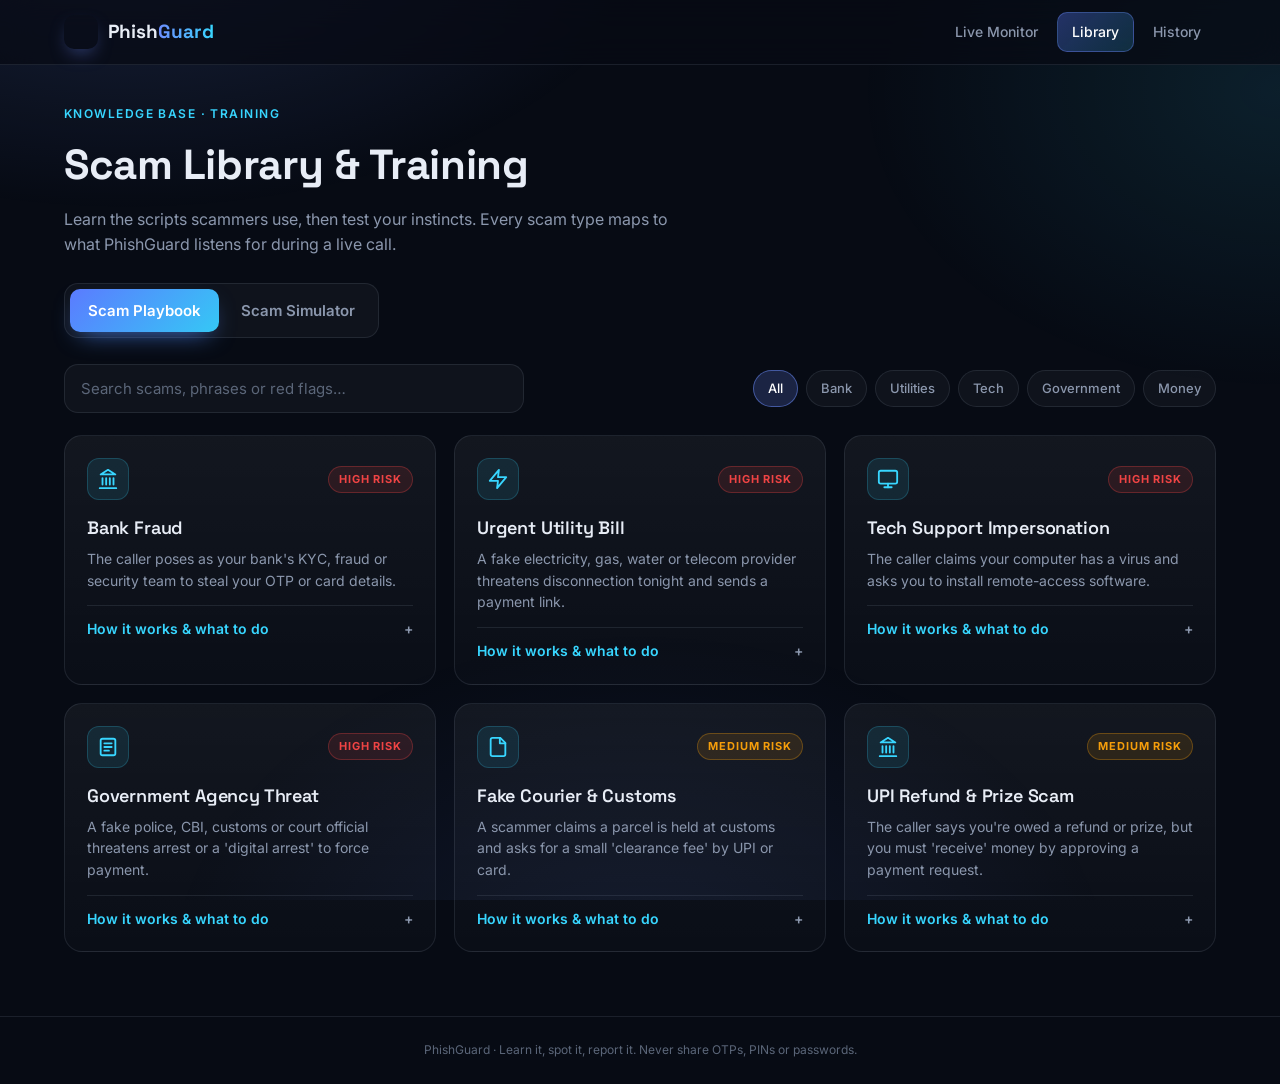
<file: frontend/library.html>
<!DOCTYPE html>
<html lang="en">
<head>
  <meta charset="UTF-8" />
  <meta name="viewport" content="width=device-width, initial-scale=1.0" />
  <meta name="theme-color" content="#070b14" />
  <title>Scam Library &amp; Training — PhishGuard</title>
  <meta name="description" content="Learn how voice-phishing scams work and test your instincts with the PhishGuard scam simulator." />
  <link rel="icon" type="image/svg+xml" href="assets/icons/icon-shield.svg" />
  <link rel="preconnect" href="https://fonts.googleapis.com" />
  <link rel="preconnect" href="https://fonts.gstatic.com" crossorigin />
  <link href="https://fonts.googleapis.com/css2?family=Inter:wght@400;500;600;700&family=Space+Grotesk:wght@500;600;700&family=JetBrains+Mono:wght@400;500&display=swap" rel="stylesheet" />
  <style>
    :root {
      --bg: #070b14; --bg2: #0b1120;
      --surface: rgba(255,255,255,.035); --surface2: rgba(255,255,255,.06);
      --border: rgba(148,163,184,.14); --border2: rgba(148,163,184,.26);
      --text: #e8edf6; --muted: #8b97ad; --faint: #5b6679;
      --accent: #6d8dff; --accent2: #38d6ff;
      --safe: 34,197,94; --warn: 245,158,11; --crit: 239,68,68;
      --ease: cubic-bezier(.22,1,.36,1);
      --font: "Inter", system-ui, -apple-system, "Segoe UI", sans-serif;
      --display: "Space Grotesk", "Inter", sans-serif;
      --mono: "JetBrains Mono", ui-monospace, Menlo, monospace;
    }
    *, *::before, *::after { box-sizing: border-box; }
    html { color-scheme: dark; }
    body { margin: 0; min-height: 100vh; font-family: var(--font); font-size: 15px; line-height: 1.55; color: var(--text); background: var(--bg); -webkit-font-smoothing: antialiased; overflow-x: hidden; }
    h1, h2, h3, h4, p, ul { margin: 0; }
    h1, h2, h3 { font-family: var(--display); letter-spacing: -.01em; }
    button, input, select { font: inherit; color: inherit; }
    button { cursor: pointer; }
    [hidden] { display: none !important; }
    .ic { width: 1.1em; height: 1.1em; flex: none; fill: none; stroke: currentColor; stroke-width: 2; stroke-linecap: round; stroke-linejoin: round; }

    /* ---------- Background ---------- */
    .bg-glow { position: fixed; inset: 0; z-index: -1; pointer-events: none;
      background:
        radial-gradient(900px 500px at 10% -10%, rgba(109,141,255,.18), transparent 60%),
        radial-gradient(700px 500px at 100% 10%, rgba(56,214,255,.10), transparent 60%),
        radial-gradient(800px 600px at 50% 110%, rgba(109,141,255,.10), transparent 60%); }

    /* ---------- Navigation ---------- */
    .nav { position: sticky; top: 0; z-index: 50; background: rgba(7,11,20,.72); backdrop-filter: blur(16px); -webkit-backdrop-filter: blur(16px); border-bottom: 1px solid var(--border); }
    .nav-inner { position: relative; max-width: 1200px; margin: 0 auto; padding: 12px 24px; display: flex; align-items: center; justify-content: space-between; gap: 16px; }
    .nav-brand { display: flex; align-items: center; gap: 10px; text-decoration: none; color: var(--text); font-family: var(--display); font-weight: 700; font-size: 19px; }
    .nav-brand span { background: linear-gradient(90deg, var(--accent), var(--accent2)); -webkit-background-clip: text; background-clip: text; color: transparent; }
    .nav-mark { width: 34px; height: 34px; border-radius: 10px; display: grid; place-items: center; color: #fff; background: linear-gradient(140deg, var(--accent), var(--accent2)); box-shadow: 0 8px 20px -8px rgba(109,141,255,.7); }
    .nav-mark .ic { font-size: 18px; }
    .nav-links { display: flex; gap: 4px; }
    .nav-links a { padding: 8px 14px; border-radius: 10px; color: var(--muted); text-decoration: none; font-size: 14px; font-weight: 500; border: 1px solid transparent; transition: color .2s, background .2s; }
    .nav-links a:hover { color: var(--text); background: var(--surface2); }
    .nav-links a.active { color: #fff; background: linear-gradient(135deg, rgba(91,123,255,.35), rgba(53,200,245,.18)); border-color: rgba(109,141,255,.35); }
    .nav-toggle { display: none; width: 40px; height: 40px; border-radius: 10px; background: var(--surface); border: 1px solid var(--border); place-items: center; }
    @media (max-width: 720px) {
      .nav-toggle { display: grid; }
      .nav-links { display: none; position: absolute; top: 100%; left: 0; right: 0; flex-direction: column; padding: 10px 16px 16px; background: var(--bg2); border-bottom: 1px solid var(--border); }
      .nav-links.open { display: flex; }
    }

    /* ---------- Layout ---------- */
    .wrap { max-width: 1200px; margin: 0 auto; padding: 36px 24px 64px; }
    .eyebrow { display: inline-block; font-size: 12px; font-weight: 600; letter-spacing: .12em; text-transform: uppercase; color: var(--accent2); }
    .hero { margin-bottom: 26px; animation: rise .7s var(--ease) both; }
    .hero h1 { font-size: clamp(30px, 4vw, 42px); font-weight: 700; margin: 8px 0 10px; }
    .hero p { color: var(--muted); max-width: 640px; font-size: 16px; }
    @keyframes rise { from { opacity: 0; transform: translateY(14px); } to { opacity: 1; transform: none; } }

    .card { background: linear-gradient(180deg, rgba(255,255,255,.055), rgba(255,255,255,.02)); border: 1px solid var(--border); border-radius: 20px; box-shadow: 0 20px 50px -20px rgba(0,0,0,.7); }

    /* ---------- Tabs ---------- */
    .tabs { display: inline-flex; gap: 4px; padding: 5px; border-radius: 14px; background: var(--surface); border: 1px solid var(--border); margin-bottom: 26px; }
    .tab { padding: 10px 18px; border-radius: 10px; border: 0; background: none; color: var(--muted); font-weight: 600; transition: all .25s var(--ease); }
    .tab:hover { color: var(--text); }
    .tab.active { color: #fff; background: linear-gradient(135deg, #5b7bff, #35c8f5); box-shadow: 0 10px 24px -10px rgba(77,140,255,.8); }
    .panel { animation: rise .5s var(--ease) both; }

    /* ---------- Playbook ---------- */
    .toolbar { display: flex; flex-wrap: wrap; gap: 12px; align-items: center; justify-content: space-between; margin-bottom: 22px; }
    .search { flex: 1 1 320px; max-width: 460px; padding: 12px 16px; border-radius: 14px; background: var(--surface); border: 1px solid var(--border); outline: none; transition: border-color .2s, box-shadow .2s; }
    .search::placeholder { color: var(--faint); }
    .search:focus { border-color: rgba(109,141,255,.6); box-shadow: 0 0 0 4px rgba(109,141,255,.15); }
    .chips { display: flex; flex-wrap: wrap; gap: 8px; }
    .chip { padding: 7px 14px; border-radius: 999px; font-size: 13px; font-weight: 500; color: var(--muted); background: var(--surface); border: 1px solid var(--border); transition: all .2s; }
    .chip:hover { color: var(--text); border-color: var(--border2); }
    .chip.active { color: #fff; background: rgba(109,141,255,.2); border-color: rgba(109,141,255,.5); }

    .grid { display: grid; grid-template-columns: repeat(auto-fill, minmax(300px, 1fr)); gap: 18px; }
    .scam-card { padding: 22px; border-radius: 18px; background: linear-gradient(180deg, rgba(255,255,255,.05), rgba(255,255,255,.015)); border: 1px solid var(--border); transition: transform .3s var(--ease), border-color .3s, box-shadow .3s; animation: rise .6s var(--ease) both; }
    .scam-card:hover { transform: translateY(-4px); border-color: var(--border2); box-shadow: 0 24px 50px -24px rgba(0,0,0,.9); }
    .sc-top { display: flex; justify-content: space-between; align-items: center; margin-bottom: 14px; }
    .sc-ic { width: 42px; height: 42px; border-radius: 12px; display: grid; place-items: center; font-size: 20px; color: var(--accent2); background: rgba(56,214,255,.1); border: 1px solid rgba(56,214,255,.2); }
    .pill { font-size: 11px; font-weight: 700; letter-spacing: .08em; text-transform: uppercase; padding: 4px 10px; border-radius: 999px; }
    .pill-high { color: rgb(var(--crit)); background: rgba(var(--crit), .12); border: 1px solid rgba(var(--crit), .3); }
    .pill-medium { color: rgb(var(--warn)); background: rgba(var(--warn), .12); border: 1px solid rgba(var(--warn), .3); }
    .scam-card h3 { font-size: 18px; font-weight: 600; margin-bottom: 6px; }
    .sc-sum { color: var(--muted); font-size: 14px; }
    details { margin-top: 14px; border-top: 1px solid var(--border); padding-top: 12px; }
    summary { cursor: pointer; font-weight: 600; font-size: 14px; color: var(--accent2); list-style: none; }
    summary::-webkit-details-marker { display: none; }
    summary::after { content: "+"; float: right; color: var(--muted); }
    details[open] summary::after { content: "–"; }
    details h4 { font-size: 11.5px; text-transform: uppercase; letter-spacing: .1em; color: var(--muted); margin: 14px 0 8px; }
    details ul { list-style: none; padding: 0; display: flex; flex-direction: column; gap: 6px; }
    .quotes li { font-family: var(--mono); font-size: 12.5px; color: var(--text); padding: 8px 10px; border-left: 2px solid rgba(var(--crit), .6); background: rgba(0,0,0,.2); border-radius: 0 8px 8px 0; }
    .flags li { font-size: 13.5px; display: flex; gap: 8px; color: var(--text); }
    .flags li::before { content: "⚑"; color: rgb(var(--warn)); }
    .dos li { font-size: 13.5px; display: flex; gap: 8px; }
    .dos li::before { content: "✓"; color: rgb(var(--safe)); font-weight: 700; }
    .empty-note { margin-top: 24px; color: var(--muted); text-align: center; }

    /* ---------- Simulator ---------- */
    .sim { padding: 28px; max-width: 760px; margin: 0 auto; }
    .sim-head { display: flex; flex-wrap: wrap; justify-content: space-between; align-items: center; gap: 12px; }
    .sim-stats { display: flex; gap: 10px; flex-wrap: wrap; }
    .sim-stats span { font-size: 13px; color: var(--muted); padding: 6px 12px; border-radius: 10px; background: var(--surface); border: 1px solid var(--border); }
    .sim-stats b { color: var(--text); font-family: var(--mono); margin-left: 4px; }
    .progress { height: 6px; border-radius: 99px; background: var(--surface2); margin: 16px 0 22px; overflow: hidden; }
    .progress i { display: block; height: 100%; width: 0; border-radius: 99px; background: linear-gradient(90deg, var(--accent), var(--accent2)); transition: width .6s var(--ease); }
    .caller-label { display: flex; align-items: center; gap: 8px; font-size: 13px; color: var(--muted); margin-bottom: 14px; }
    .caller-label .ic { color: var(--accent2); }
    .transcript { display: flex; flex-direction: column; gap: 10px; }
    .bubble { max-width: 88%; padding: 12px 16px; border-radius: 4px 18px 18px 18px; background: var(--surface2); border: 1px solid var(--border); font-size: 15px; animation: rise .45s var(--ease) both; }
    .bubble:nth-child(2) { animation-delay: .15s; }
    .bubble:nth-child(3) { animation-delay: .3s; }
    .bubble:nth-child(4) { animation-delay: .45s; }
    .decision { margin-top: 24px; }
    .question { font-family: var(--display); font-size: 18px; font-weight: 600; margin-bottom: 14px; }
    .btn-row { display: flex; gap: 12px; flex-wrap: wrap; }
    .btn-row.end { justify-content: flex-end; margin-top: 20px; }
    .choice { flex: 1 1 200px; padding: 16px; border-radius: 14px; font-weight: 600; font-size: 15px; background: var(--surface); border: 1px solid var(--border2); transition: transform .2s var(--ease), background .2s, border-color .2s; }
    .choice:hover { transform: translateY(-2px); }
    .choice-scam:hover { background: rgba(var(--crit), .12); border-color: rgba(var(--crit), .5); }
    .choice-safe:hover { background: rgba(var(--safe), .12); border-color: rgba(var(--safe), .5); }
    .type-grid { display: grid; grid-template-columns: repeat(auto-fit, minmax(200px, 1fr)); gap: 10px; }
    .type-btn { padding: 14px; border-radius: 12px; text-align: left; font-weight: 600; background: var(--surface); border: 1px solid var(--border2); transition: all .2s; }
    .type-btn:hover { border-color: var(--accent); background: rgba(109,141,255,.1); }
    .feedback { margin-top: 22px; padding: 18px; border-radius: 16px; animation: rise .5s var(--ease) both; }
    .feedback.ok { background: rgba(var(--safe), .1); border: 1px solid rgba(var(--safe), .35); }
    .feedback.bad { background: rgba(var(--crit), .1); border: 1px solid rgba(var(--crit), .35); }
    .feedback strong { display: block; font-family: var(--display); font-size: 17px; margin-bottom: 6px; }
    .feedback p { color: var(--text); font-size: 14.5px; }
    .btn { padding: 12px 22px; border-radius: 12px; border: 0; font-weight: 600; color: #fff; background: linear-gradient(135deg, #5b7bff, #35c8f5); box-shadow: 0 12px 26px -12px rgba(77,140,255,.8); transition: transform .2s var(--ease); }
    .btn:hover { transform: translateY(-2px); }
    .btn-ghost { background: var(--surface); border: 1px solid var(--border2); color: var(--text); box-shadow: none; }
    .result { text-align: center; padding: 20px 10px; animation: rise .6s var(--ease) both; }
    .result .score-big { font-family: var(--display); font-size: 72px; font-weight: 700; line-height: 1; background: linear-gradient(90deg, var(--accent), var(--accent2)); -webkit-background-clip: text; background-clip: text; color: transparent; }
    .result .badge { display: inline-block; margin: 14px 0 6px; padding: 6px 14px; border-radius: 999px; font-weight: 700; font-size: 14px; color: rgb(var(--safe)); background: rgba(var(--safe), .12); border: 1px solid rgba(var(--safe), .35); }
    .result p { color: var(--muted); margin-bottom: 20px; }

    .foot { text-align: center; color: var(--faint); font-size: 12px; padding: 24px; border-top: 1px solid var(--border); }
    @media (max-width: 560px) { .wrap { padding: 24px 16px 48px; } .sim { padding: 20px; } .result .score-big { font-size: 56px; } }
    @media (prefers-reduced-motion: reduce) { *, *::before, *::after { animation: none !important; transition: none !important; } }
  </style>
</head>
<body>
  <!-- Icon sprite -->
  <svg width="0" height="0" style="position:absolute" aria-hidden="true">
    <symbol id="i-shield" viewBox="0 0 24 24"><path d="M20 13c0 5-3.5 7.5-7.66 8.95a1 1 0 0 1-.67-.01C7.5 20.5 4 18 4 13V6a1 1 0 0 1 1-1c2 0 4.5-1.2 6.24-2.72a1.17 1.17 0 0 1 1.52 0C14.51 3.81 17 5 19 5a1 1 0 0 1 1 1z"/></symbol>
    <symbol id="i-shield-check" viewBox="0 0 24 24"><path d="M20 13c0 5-3.5 7.5-7.66 8.95a1 1 0 0 1-.67-.01C7.5 20.5 4 18 4 13V6a1 1 0 0 1 1-1c2 0 4.5-1.2 6.24-2.72a1.17 1.17 0 0 1 1.52 0C14.51 3.81 17 5 19 5a1 1 0 0 1 1 1z"/><path d="m9 12 2 2 4-4"/></symbol>
    <symbol id="i-phone" viewBox="0 0 24 24"><path d="M22 16.92v3a2 2 0 0 1-2.18 2 19.79 19.79 0 0 1-8.63-3.07 19.5 19.5 0 0 1-6-6 19.79 19.79 0 0 1-3.07-8.67A2 2 0 0 1 4.11 2h3a2 2 0 0 1 2 1.72c.127.96.361 1.903.7 2.81a2 2 0 0 1-.45 2.11L8.09 9.91a16 16 0 0 0 6 6l1.27-1.27a2 2 0 0 1 2.11-.45c.907.339 1.85.573 2.81.7A2 2 0 0 1 22 16.92z"/></symbol>
    <symbol id="i-bank" viewBox="0 0 24 24"><line x1="3" x2="21" y1="22" y2="22"/><line x1="6" x2="6" y1="18" y2="11"/><line x1="10" x2="10" y1="18" y2="11"/><line x1="14" x2="14" y1="18" y2="11"/><line x1="18" x2="18" y1="18" y2="11"/><polygon points="12 2 20 7 4 7"/></symbol>
    <symbol id="i-bolt" viewBox="0 0 24 24"><path d="M13 2 3 14h9l-1 8 10-12h-9l1-8z"/></symbol>
    <symbol id="i-monitor" viewBox="0 0 24 24"><rect width="20" height="14" x="2" y="3" rx="2"/><line x1="8" x2="16" y1="21" y2="21"/><line x1="12" x2="12" y1="17" y2="21"/></symbol>
    <symbol id="i-gov" viewBox="0 0 24 24"><rect x="4" y="3" width="16" height="18" rx="2"/><path d="M8 8h8M8 12h8M8 16h5"/></symbol>
    <symbol id="i-file" viewBox="0 0 24 24"><path d="M14.5 2H6a2 2 0 0 0-2 2v16a2 2 0 0 0 2 2h12a2 2 0 0 0 2-2V7.5L14.5 2z"/><polyline points="14 2 14 8 20 8"/></symbol>
    <symbol id="i-check" viewBox="0 0 24 24"><path d="M20 6 9 17l-5-5"/></symbol>
    <symbol id="i-x" viewBox="0 0 24 24"><path d="M18 6 6 18"/><path d="m6 6 12 12"/></symbol>
    <symbol id="i-menu" viewBox="0 0 24 24"><line x1="4" x2="20" y1="7" y2="7"/><line x1="4" x2="20" y1="12" y2="12"/><line x1="4" x2="20" y1="17" y2="17"/></symbol>
  </svg>

  <!-- ============ NAVIGATION ============ -->
  <header class="nav">
    <div class="nav-inner">
      <a class="nav-brand" href="index.html">
        <span class="nav-mark"><svg class="ic"><use href="#i-shield-check"/></svg></span>
        <div>Phish<span>Guard</span></div>
      </a>
      <nav class="nav-links" id="navLinks" aria-label="Main">
        <a href="index.html">Live Monitor</a>
        <a href="library.html" class="active" aria-current="page">Library</a>
        <a href="history.html">History</a>
      </nav>
      <button class="nav-toggle" id="navToggle" aria-label="Open menu" aria-expanded="false" aria-controls="navLinks">
        <svg class="ic"><use href="#i-menu"/></svg>
      </button>
    </div>
  </header>

  <div class="bg-glow" aria-hidden="true"></div>

  <main class="wrap">
    <section class="hero">
      <span class="eyebrow">Knowledge base · Training</span>
      <h1>Scam Library &amp; Training</h1>
      <p>Learn the scripts scammers use, then test your instincts. Every scam type maps to what PhishGuard listens for during a live call.</p>
    </section>

    <div class="tabs" role="tablist" aria-label="Library sections">
      <button class="tab active" role="tab" aria-selected="true" data-tab="playbook">Scam Playbook</button>
      <button class="tab" role="tab" aria-selected="false" data-tab="training">Scam Simulator</button>
    </div>

    <!-- ---------- PLAYBOOK ---------- -->
    <section id="tab-playbook" class="panel" role="tabpanel">
      <div class="toolbar">
        <input id="search" class="search" type="search" placeholder="Search scams, phrases or red flags…" aria-label="Search scams" />
        <div class="chips" id="chips" role="group" aria-label="Filter by category"></div>
      </div>
      <div class="grid" id="playbookGrid"></div>
      <p id="noResults" class="empty-note" hidden>No scam types match your search.</p>
    </section>

    <!-- ---------- SIMULATOR ---------- -->
    <section id="tab-training" class="panel" role="tabpanel" hidden>
      <div class="sim card">
        <div class="sim-head">
          <span class="eyebrow">Round <span id="roundNo">1</span> of <span id="roundTotal">6</span></span>
          <div class="sim-stats">
            <span>Score<b id="scoreNo">0</b></span>
            <span>Streak<b id="streakNo">0</b></span>
            <span>Best<b id="bestNo">0%</b></span>
          </div>
        </div>
        <div class="progress" aria-hidden="true"><i id="progressBar"></i></div>

        <div id="scenario">
          <div class="caller-label"><svg class="ic"><use href="#i-phone"/></svg> Incoming call · speakerphone</div>
          <div id="transcript" class="transcript"></div>

          <div id="decision" class="decision">
            <p class="question">Is this call a scam?</p>
            <div class="btn-row">
              <button class="choice choice-scam" data-decision="scam">It's a scam</button>
              <button class="choice choice-safe" data-decision="safe">It's safe</button>
            </div>
          </div>

          <div id="typeStep" class="decision" hidden>
            <p class="question">Which type of scam is it?</p>
            <div class="type-grid" id="typeGrid"></div>
          </div>

          <div id="feedback" class="feedback" hidden></div>
          <div class="btn-row end"><button id="nextBtn" class="btn" hidden>Next call →</button></div>
        </div>

        <div id="result" class="result" hidden></div>
      </div>
    </section>
  </main>

  <footer class="foot">PhishGuard · Learn it, spot it, report it. Never share OTPs, PINs or passwords.</footer>

  <script>
  (function () {
    "use strict";

    /* ---------- Helpers ---------- */
    const $ = (id) => document.getElementById(id);
    const esc = (s) => String(s).replace(/[&<>"']/g, (c) => ({ "&": "&amp;", "<": "&lt;", ">": "&gt;", '"': "&quot;", "'": "&#39;" }[c]));
    const store = {
      get(key, fallback) { try { return JSON.parse(localStorage.getItem(key)) ?? fallback; } catch (_) { return fallback; } },
      set(key, value) { try { localStorage.setItem(key, JSON.stringify(value)); } catch (_) { /* storage unavailable */ } },
    };

    /* ---------- Navigation (mobile toggle) ---------- */
    const navLinks = $("navLinks"), navToggle = $("navToggle");
    navToggle.addEventListener("click", () => {
      const open = navLinks.classList.toggle("open");
      navToggle.setAttribute("aria-expanded", String(open));
    });

    /* ---------- Tabs ---------- */
    document.querySelectorAll(".tab").forEach((btn) => {
      btn.addEventListener("click", () => {
        document.querySelectorAll(".tab").forEach((b) => {
          const on = b === btn;
          b.classList.toggle("active", on);
          b.setAttribute("aria-selected", String(on));
        });
        $("tab-playbook").hidden = btn.dataset.tab !== "playbook";
        $("tab-training").hidden = btn.dataset.tab !== "training";
      });
    });

    /* =========================================================
       SCAM PLAYBOOK
       ========================================================= */
    const PLAYBOOK = [
      {
        name: "Bank Fraud", cat: "Bank", icon: "i-bank", level: "high",
        summary: "The caller poses as your bank's KYC, fraud or security team to steal your OTP or card details.",
        lines: ["Your account will be frozen in 30 minutes unless you verify now.", "Read me the OTP we just sent to your phone."],
        flags: ["Unsolicited call about your account", "Asks for OTP, PIN or CVV", "Deadline pressure"],
        dos: ["Hang up and call the number printed on your card.", "Never share an OTP, PIN or CVV with anyone."],
      },
      {
        name: "Urgent Utility Bill", cat: "Utilities", icon: "i-bolt", level: "high",
        summary: "A fake electricity, gas, water or telecom provider threatens disconnection tonight and sends a payment link.",
        lines: ["Your power will be disconnected tonight due to an unpaid bill.", "Pay through this link within 30 minutes to avoid it."],
        flags: ["Threat of immediate disconnection", "Pushes you to a payment link", "Requests payment outside official apps"],
        dos: ["Check your bill in the provider's official app or website.", "Do not click links in unexpected messages."],
      },
      {
        name: "Tech Support Impersonation", cat: "Tech", icon: "i-monitor", level: "high",
        summary: "The caller claims your computer has a virus and asks you to install remote-access software.",
        lines: ["This is Microsoft support. We detected a virus on your PC.", "Install AnyDesk so I can take control and remove it."],
        flags: ["Unrequested virus warning", "Asks to install AnyDesk or TeamViewer", "Asks for remote control of your device"],
        dos: ["Never install remote-access software for a stranger.", "Restart your device and run your own antivirus."],
      },
      {
        name: "Government Agency Threat", cat: "Government", icon: "i-gov", level: "high",
        summary: "A fake police, CBI, customs or court official threatens arrest or a 'digital arrest' to force payment.",
        lines: ["This is the cyber crime cell. A parcel in your name contains illegal items.", "Stay on the line. Do not tell your family, or a warrant will be issued today."],
        flags: ["Threatens arrest or legal action", "Demands secrecy", "Forces you to stay on the line"],
        dos: ["Hang up. Government agencies do not arrest people over the phone.", "Report at cybercrime.gov.in or call 1930."],
      },
      {
        name: "Fake Courier & Customs", cat: "Money", icon: "i-file", level: "medium",
        summary: "A scammer claims a parcel is held at customs and asks for a small 'clearance fee' by UPI or card.",
        lines: ["Your parcel is held at customs. A clearance fee of 499 rupees is due.", "Pay now using the link I am sending to your number."],
        flags: ["Unexpected parcel or fee", "Small amount to lower suspicion", "Payment link sent over SMS or WhatsApp"],
        dos: ["Track parcels only on the courier's official site.", "Never pay customs fees to a caller."],
      },
      {
        name: "UPI Refund & Prize Scam", cat: "Money", icon: "i-bank", level: "medium",
        summary: "The caller says you're owed a refund or prize, but you must 'receive' money by approving a payment request.",
        lines: ["You are eligible for a 5,000 rupee refund. I just need to send it to you.", "Open your UPI app and enter your PIN to accept the refund."],
        flags: ["Refund that needs a PIN to receive", "Unsolicited prize or refund", "Pressure to act quickly"],
        dos: ["Money is never received by entering a UPI PIN.", "Block and report the number in your payment app."],
      },
    ];

    const CATS = ["All", "Bank", "Utilities", "Tech", "Government", "Money"];
    let activeCat = "All";

    function renderChips() {
      $("chips").innerHTML = CATS.map((c) =>
        `<button class="chip ${c === activeCat ? "active" : ""}" data-cat="${c}">${c}</button>`).join("");
    }

    function renderPlaybook() {
      const q = $("search").value.trim().toLowerCase();
      const items = PLAYBOOK.filter((s) => {
        if (activeCat !== "All" && s.cat !== activeCat) return false;
        if (!q) return true;
        const hay = [s.name, s.summary, ...s.lines, ...s.flags].join(" ").toLowerCase();
        return hay.includes(q);
      });
      $("noResults").hidden = items.length > 0;
      $("playbookGrid").innerHTML = items.map((s, i) => `
        <article class="scam-card" style="animation-delay:${i * 0.06}s">
          <div class="sc-top">
            <span class="sc-ic"><svg class="ic"><use href="#${s.icon}"/></svg></span>
            <span class="pill pill-${s.level}">${s.level} risk</span>
          </div>
          <h3>${esc(s.name)}</h3>
          <p class="sc-sum">${esc(s.summary)}</p>
          <details>
            <summary>How it works &amp; what to do</summary>
            <h4>What the caller says</h4>
            <ul class="quotes">${s.lines.map((l) => `<li>“${esc(l)}”</li>`).join("")}</ul>
            <h4>Red flags</h4>
            <ul class="flags">${s.flags.map((f) => `<li>${esc(f)}</li>`).join("")}</ul>
            <h4>What to do</h4>
            <ul class="dos">${s.dos.map((d) => `<li>${esc(d)}</li>`).join("")}</ul>
          </details>
        </article>`).join("");
    }

    $("chips").addEventListener("click", (e) => {
      const btn = e.target.closest(".chip");
      if (!btn) return;
      activeCat = btn.dataset.cat;
      renderChips();
      renderPlaybook();
    });
    $("search").addEventListener("input", renderPlaybook);

    /* =========================================================
       SCAM SIMULATOR
       ========================================================= */
    const TRAIN_KEY = "phishguard.training.v1";
    const TYPES = ["Bank Fraud", "Urgent Utility Bill", "Tech Support Impersonation", "Government Agency Threat"];

    const ROUNDS = [
      { lines: ["Hello, this is Priya from City Bank's KYC desk.", "Your KYC expires today. Your account will be frozen unless you verify now.", "Please read me the OTP that just arrived on your phone so I can update it."],
        scam: true, type: "Bank Fraud",
        why: "Banks never ask for your OTP. The caller uses a deadline and a freeze threat to rush you." },
      { lines: ["Hi, this is City Bank following up on the dispute you raised last week.", "No action is needed on this call. If you have doubts, hang up and call the number on the back of your card."],
        scam: false, type: null,
        why: "A genuine follow-up does not ask for secrets or push you to act immediately. Calling the number on your card is the right way to verify." },
      { lines: ["This is the electricity board. Your meter will be disconnected tonight due to unpaid bills.", "Pay now through this link to avoid disconnection."],
        scam: true, type: "Urgent Utility Bill",
        why: "A disconnection threat plus a payment link is the classic utility scam. Providers don't cut power over a call with an instant link." },
      { lines: ["This is Microsoft support. We detected a virus on your computer.", "Install AnyDesk now so I can take control and remove it."],
        scam: true, type: "Tech Support Impersonation",
        why: "Microsoft does not call users about viruses. Asking you to install remote-access software gives the caller control of your device." },
      { lines: ["Hi, it's Anil. I'm calling to confirm dinner on Saturday.", "Call me back whenever you're free. No rush."],
        scam: false, type: null,
        why: "A casual check-in with no request for money, codes or urgency is ordinary conversation." },
      { lines: ["This is the cyber crime cell. A parcel in your name contains illegal items.", "Stay on the line and do not tell your family, or a warrant will be issued today."],
        scam: true, type: "Government Agency Threat",
        why: "Police don't arrest people by phone, and secrecy plus threats of a warrant are strong signs of a scam." },
    ];

    let order = [], idx = 0, score = 0, streak = 0, bestStreak = 0, answered = false, correctThisRound = false;

    function shuffle(arr) {
      const a = arr.slice();
      for (let i = a.length - 1; i > 0; i--) {
        const j = Math.floor(Math.random() * (i + 1));
        [a[i], a[j]] = [a[j], a[i]];
      }
      return a;
    }

    function startRun() {
      order = shuffle(ROUNDS);
      idx = 0; score = 0; streak = 0; answered = false;
      $("result").hidden = true;
      $("scenario").hidden = false;
      $("roundTotal").textContent = order.length;
      showRound();
    }

    function showRound() {
      const r = order[idx];
      answered = false;
      $("roundNo").textContent = idx + 1;
      $("progressBar").style.width = (idx / order.length) * 100 + "%";
      $("transcript").innerHTML = r.lines.map((l) => `<div class="bubble">${esc(l)}</div>`).join("");
      $("decision").hidden = false;
      $("typeStep").hidden = true;
      $("feedback").hidden = true;
      $("nextBtn").hidden = true;
      $("nextBtn").textContent = idx === order.length - 1 ? "See results →" : "Next call →";
      $("typeGrid").innerHTML = TYPES.map((t) => `<button class="type-btn" data-type="${esc(t)}">${esc(t)}</button>`).join("");
      updateStats();
    }

    function updateStats() {
      $("scoreNo").textContent = score;
      $("streakNo").textContent = streak;
      $("bestNo").textContent = (bestStreak ? Math.round((store.get(TRAIN_KEY, { best: 0 }).best) ) : 0) + "%";
    }

    function giveFeedback(ok, title, detail) {
      const r = order[idx];
      const box = $("feedback");
      box.className = "feedback " + (ok ? "ok" : "bad");
      box.innerHTML = `<strong>${esc(title)}</strong><p>${esc(r.why)}</p>${detail ? `<p style="margin-top:8px;color:var(--muted)">${esc(detail)}</p>` : ""}`;
      box.hidden = false;
      $("nextBtn").hidden = false;
      answered = true;
    }

    function markCorrect(ok) {
      if (ok) { score++; streak++; bestStreak = Math.max(bestStreak, streak); }
      else { streak = 0; }
      updateStats();
    }

    $("decision").addEventListener("click", (e) => {
      const btn = e.target.closest("[data-decision]");
      if (!btn || answered) return;
      const r = order[idx];
      const saidScam = btn.dataset.decision === "scam";

      if (!saidScam) {
        // Safe call
        const ok = !r.scam;
        markCorrect(ok);
        giveFeedback(ok,
          ok ? "Correct — this call is safe." : "Missed it — this was a scam.",
          ok ? "" : `It was a ${r.type} attempt.`);
        $("decision").hidden = true;
        return;
      }

      if (!r.scam) {
        // False alarm
        markCorrect(false);
        giveFeedback(false, "Not a scam — this was a genuine call.");
        $("decision").hidden = true;
        return;
      }

      // Scam: now ask for the type
      $("decision").hidden = true;
      $("typeStep").hidden = false;
    });

    $("typeGrid").addEventListener("click", (e) => {
      const btn = e.target.closest("[data-type]");
      if (!btn || answered) return;
      const r = order[idx];
      const ok = btn.dataset.type === r.type;
      markCorrect(ok);
      giveFeedback(ok,
        ok ? `Correct — ${r.type}.` : `Not quite — this was a ${r.type}.`,
        ok ? "" : `You picked ${btn.dataset.type}.`);
      $("typeStep").hidden = true;
    });

    $("nextBtn").addEventListener("click", () => {
      if (idx === order.length - 1) { finishRun(); return; }
      idx++;
      showRound();
    });

    function finishRun() {
      const pct = Math.round((score / order.length) * 100);
      const saved = store.get(TRAIN_KEY, { best: 0, runs: 0 });
      store.set(TRAIN_KEY, { best: Math.max(saved.best, pct), runs: (saved.runs || 0) + 1 });
      const badge = pct >= 80 ? "Scam Spotter" : pct >= 50 ? "Rising Guard" : "Keep Practicing";
      $("progressBar").style.width = "100%";
      $("scenario").hidden = true;
      $("result").hidden = false;
      $("result").innerHTML = `
        <p class="eyebrow">Simulator complete</p>
        <div class="score-big">${pct}%</div>
        <div class="badge">${badge}</div>
        <p>You identified ${score} of ${order.length} calls correctly. Your best streak this session was ${bestStreak}.</p>
        <button class="btn" id="restartBtn">Play again</button>`;
      $("restartBtn").addEventListener("click", startRun);
      $("bestNo").textContent = store.get(TRAIN_KEY, { best: 0 }).best + "%";
    }

    /* ---------- Init ---------- */
    renderChips();
    renderPlaybook();
    $("bestNo").textContent = store.get(TRAIN_KEY, { best: 0 }).best + "%";
    startRun();
  })();
  </script>
</body>
</html>
</file>
